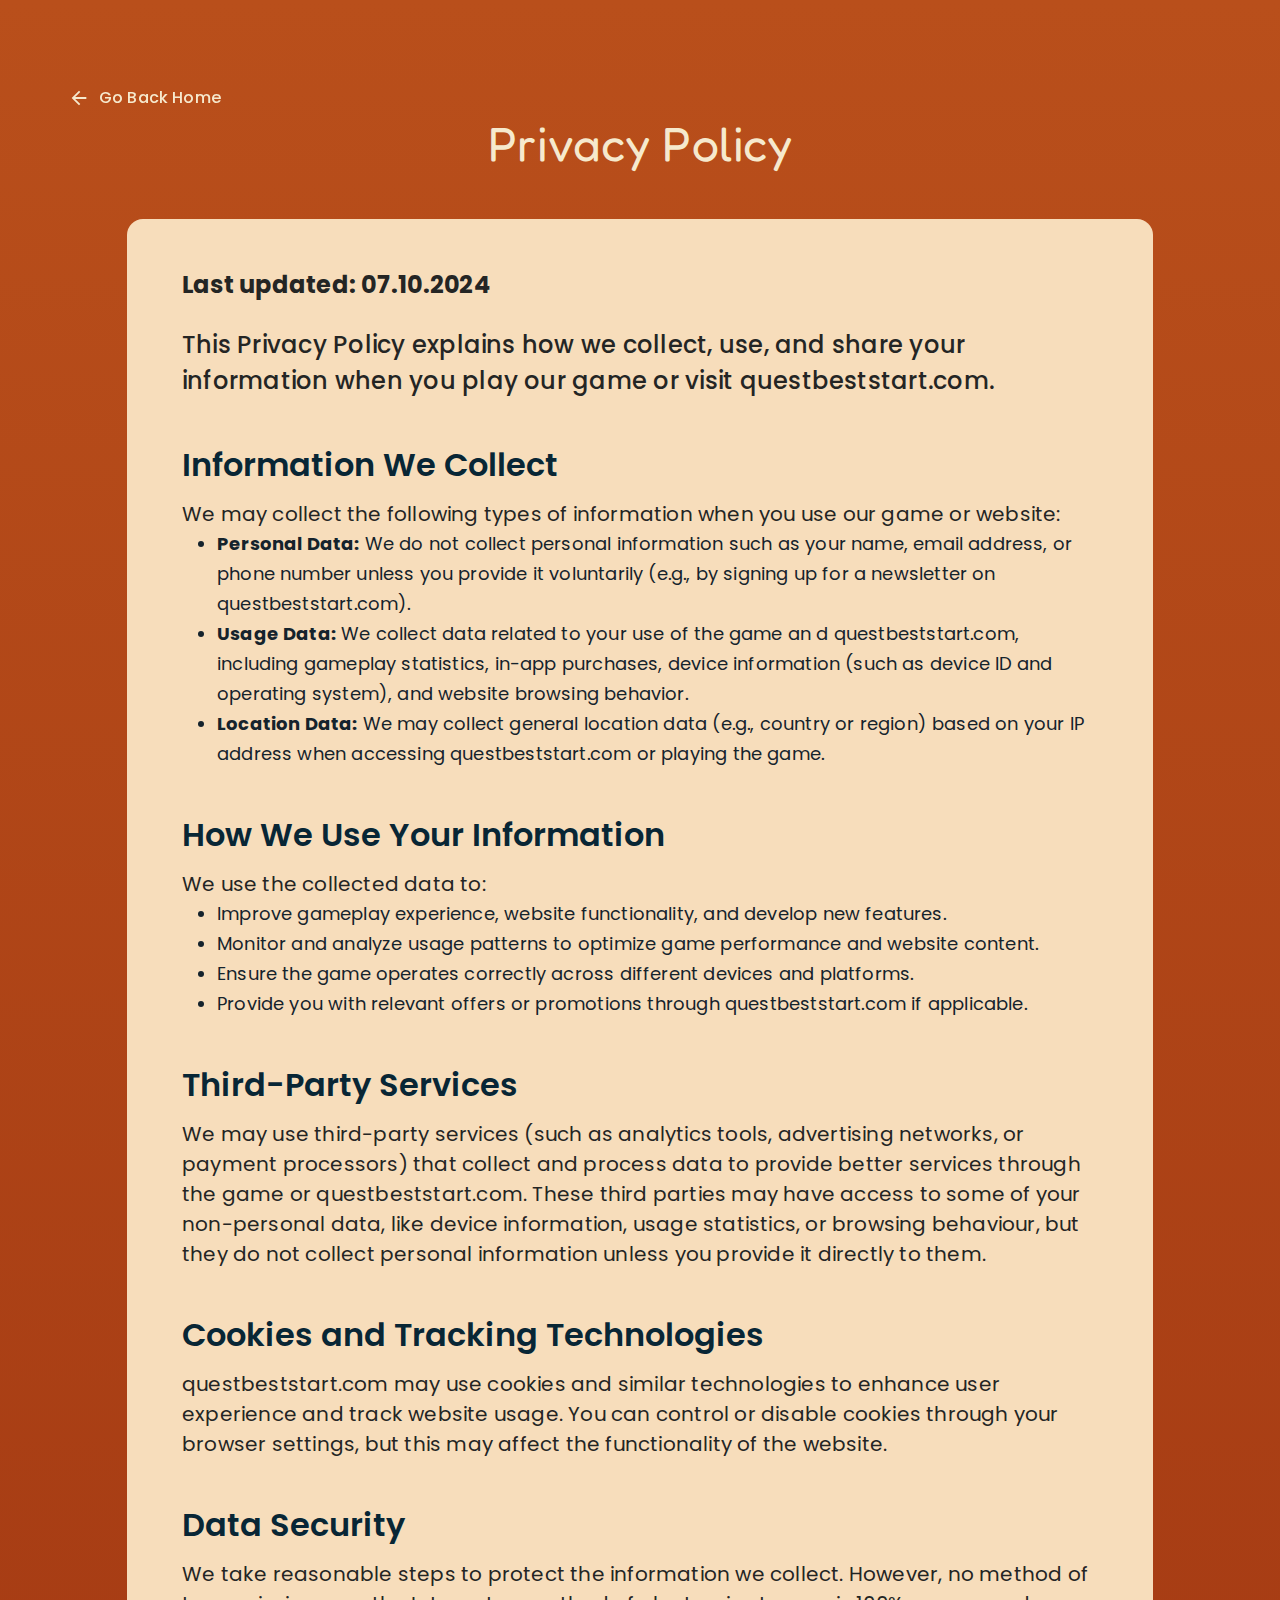
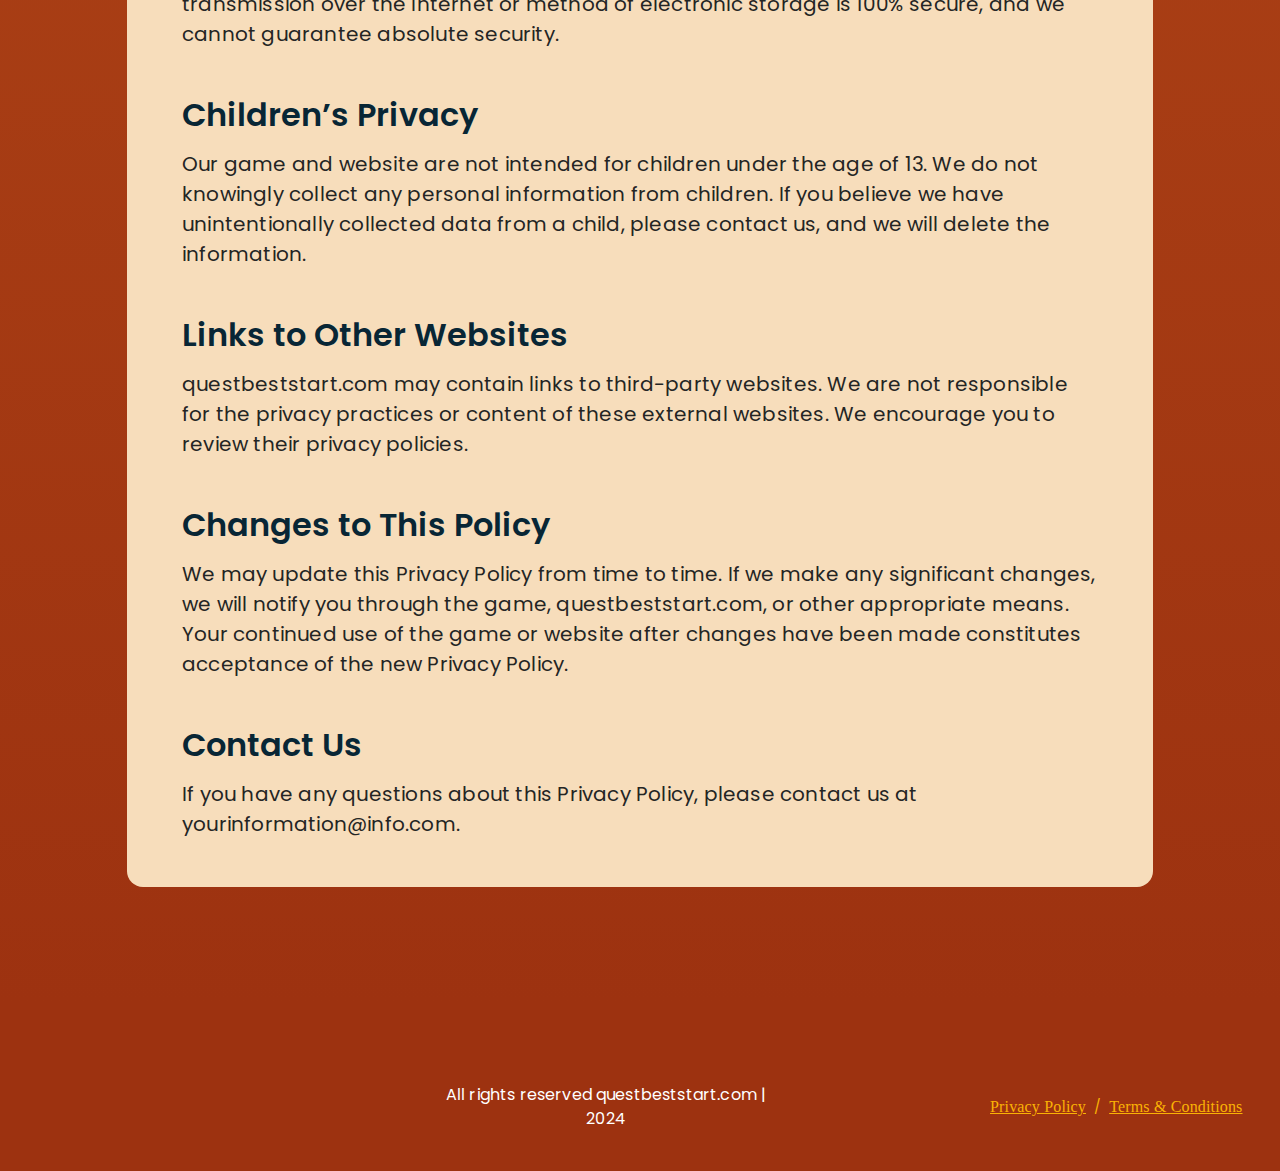
<file: policy.html>
<!DOCTYPE html>
<html lang="en">
  <head>
    <meta charset="UTF-8" />
    <meta name="viewport" content="width=device-width, initial-scale=1.0" />
    <title>Tile Island</title>
    <link rel="icon" href="img/favicon-500x500.png" />
    <link rel="stylesheet" type="text/css" href="slick/slick.css" />
    <link rel="stylesheet" href="css/main.css" />
    <link href="https://unpkg.com/aos@2.3.1/dist/aos.css" rel="stylesheet" />

    <link rel="preconnect" href="https://fonts.googleapis.com" />
    <link rel="preconnect" href="https://fonts.gstatic.com" crossorigin />
    <link
      href="https://fonts.googleapis.com/css2?family=Poppins:ital,wght@0,100;0,200;0,300;0,400;0,500;0,600;0,700;0,800;0,900;1,100;1,200;1,300;1,400;1,500;1,600;1,700;1,800;1,900&display=swap"
      rel="stylesheet"
    />
    <link rel="preconnect" href="https://fonts.googleapis.com" />
    <link rel="preconnect" href="https://fonts.gstatic.com" crossorigin />
    <link
      href="https://fonts.googleapis.com/css2?family=Luckiest+Guy&family=Quicksand:wght@300..700&display=swap"
      rel="stylesheet"
    />
    <link rel="preconnect" href="https://fonts.googleapis.com" />
    <link rel="preconnect" href="https://fonts.gstatic.com" crossorigin />
    <link
      href="https://fonts.googleapis.com/css2?family=Luckiest+Guy&display=swap"
      rel="stylesheet"
    />
  </head>

  <body class="back">
    <header class="header header-policy-terms">
      <div class="header-background"></div>
      <nav class="navigation container nav-policy-terms">
        <ul class="policy-terms-list nav-policy-terms">
          <li class="nav-policy-terms-item active">
            <svg class="header-icon-policy">
              <use href="./img/sprite.svg#icon-arrow-left"></use>
            </svg>
            <a href="/" class="navigation-link">Go Back Home</a>
          </li>
        </ul>
      </nav>
    </header>

    <main class="policy">
      <section>
        <h1 class="policy-terms-title">Privacy Policy</h1>
        <div class="policy-terms-container">
          <p class="policy-terms-text-top-one">Last updated: 07.10.2024</p>
          <p class="policy-terms-text-top-two">
            This Privacy Policy explains how we collect, use, and share your
            information when you play our game or visit questbeststart.com.
          </p>

          <h2 class="policy-terms-text text-bold">Information We Collect</h2>
          <p class="policy-terms-text-one">
            We may collect the following types of information when you use our
            game or website:
          </p>
          <ul class="terms-list">
            <li>
              <span class="terms-list-bold">Personal Data:</span>
              We do not collect personal information such as your name, email
              address, or phone number unless you provide it voluntarily (e.g.,
              by signing up for a newsletter on questbeststart.com).
            </li>
            <li>
              <span class="terms-list-bold">Usage Data:</span>
              We collect data related to your use of the game an d
              questbeststart.com, including gameplay statistics, in-app
              purchases, device information (such as device ID and operating
              system), and website browsing behavior.
            </li>
            <li>
              <span class="terms-list-bold">Location Data:</span>
              We may collect general location data (e.g., country or region)
              based on your IP address when accessing questbeststart.com or
              playing the game.
            </li>
          </ul>

          <h2 class="policy-terms-text text-bold">
            How We Use Your Information
          </h2>
          <p class="policy-terms-text-one">We use the collected data to:</p>
          <ul class="terms-list">
            <li>
              Improve gameplay experience, website functionality, and develop
              new features.
            </li>
            <li>
              Monitor and analyze usage patterns to optimize game performance
              and website content.
            </li>
            <li>
              Ensure the game operates correctly across different devices and
              platforms.
            </li>
            <li>
              Provide you with relevant offers or promotions through
              questbeststart.com if applicable.
            </li>
          </ul>

          <h2 class="policy-terms-text text-bold">Third-Party Services</h2>
          <p class="policy-terms-text-one">
            We may use third-party services (such as analytics tools,
            advertising networks, or payment processors) that collect and
            process data to provide better services through the game or
            questbeststart.com. These third parties may have access to some of
            your non-personal data, like device information, usage statistics,
            or browsing behaviour, but they do not collect personal information
            unless you provide it directly to them.
          </p>

          <h2 class="policy-terms-text text-bold">
            Cookies and Tracking Technologies
          </h2>
          <p class="policy-terms-text-one">
            questbeststart.com may use cookies and similar technologies to
            enhance user experience and track website usage. You can control or
            disable cookies through your browser settings, but this may affect
            the functionality of the website.
          </p>

          <h2 class="policy-terms-text text-bold">Data Security</h2>
          <p class="policy-terms-text-one">
            We take reasonable steps to protect the information we collect.
            However, no method of transmission over the Internet or method of
            electronic storage is 100% secure, and we cannot guarantee absolute
            security.
          </p>

          <h2 class="policy-terms-text text-bold">Children’s Privacy</h2>
          <p class="policy-terms-text-one">
            Our game and website are not intended for children under the age of
            13. We do not knowingly collect any personal information from
            children. If you believe we have unintentionally collected data from
            a child, please contact us, and we will delete the information.
          </p>

          <h2 class="policy-terms-text text-bold">Links to Other Websites</h2>
          <p class="policy-terms-text-one">
            questbeststart.com may contain links to third-party websites. We are
            not responsible for the privacy practices or content of these
            external websites. We encourage you to review their privacy
            policies.
          </p>

          <h2 class="policy-terms-text text-bold">Changes to This Policy</h2>
          <p class="policy-terms-text-one">
            We may update this Privacy Policy from time to time. If we make any
            significant changes, we will notify you through the game,
            questbeststart.com, or other appropriate means. Your continued use
            of the game or website after changes have been made constitutes
            acceptance of the new Privacy Policy.
          </p>

          <h2 class="policy-terms-text text-bold">Contact Us</h2>
          <p class="policy-terms-text-one">
            If you have any questions about this Privacy Policy, please contact
            us at
            <a href="mailto:yourinformation@pinfo.com" class="email-link"
              >yourinformation@info.com</a
            >.
          </p>
        </div>
      </section>
    </main>

    <footer class="footer">
      <div class="footer-container">
        <p class="footer-copyright">
          All rights reserved questbeststart.com | 2024
        </p>
        <div class="footer-wrapper">
          <a class="footer-text" href="policy.html">Privacy Policy</a>
          <a class="footer-texts"> / </a>
          <a class="footer-text" href="terms.html">Terms & Conditions</a>
        </div>
      </div>
    </footer>
    <script src="js/mobile-menu.js"></script>
  </body>
</html>
</file>
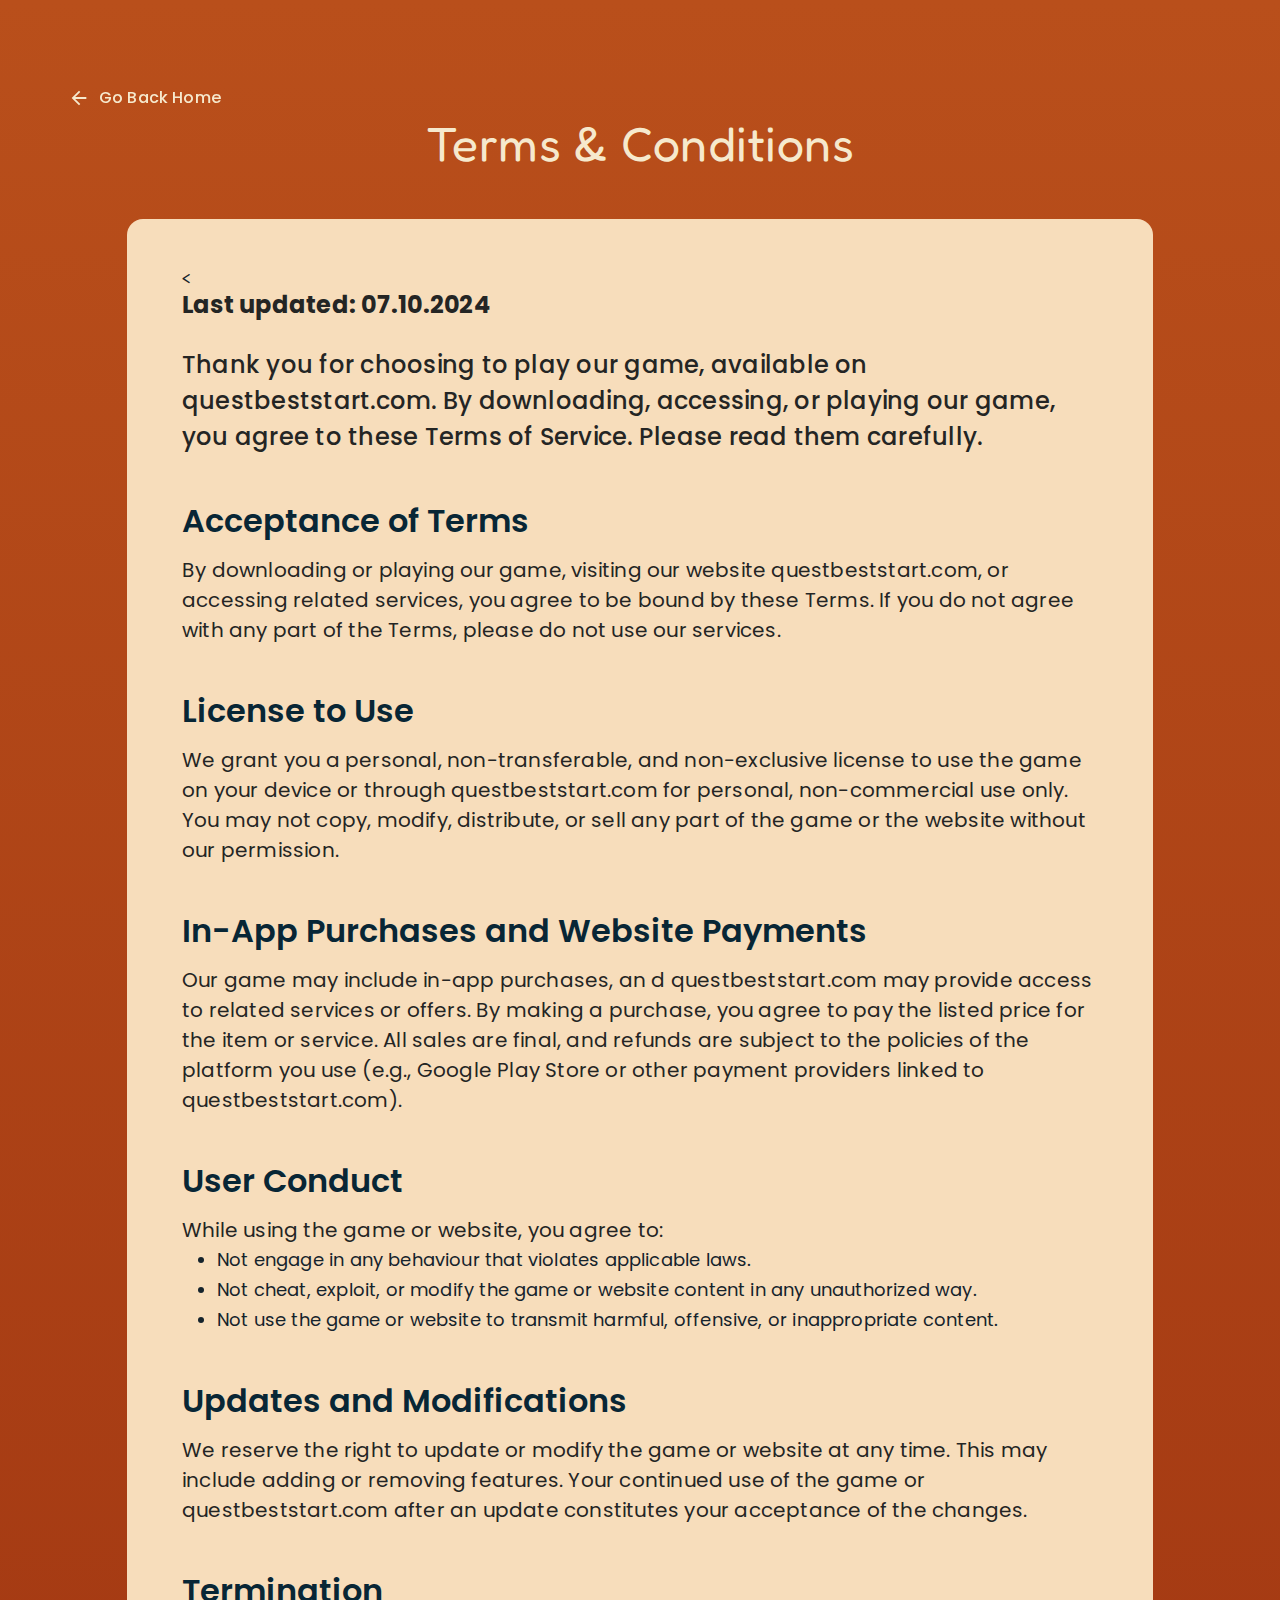
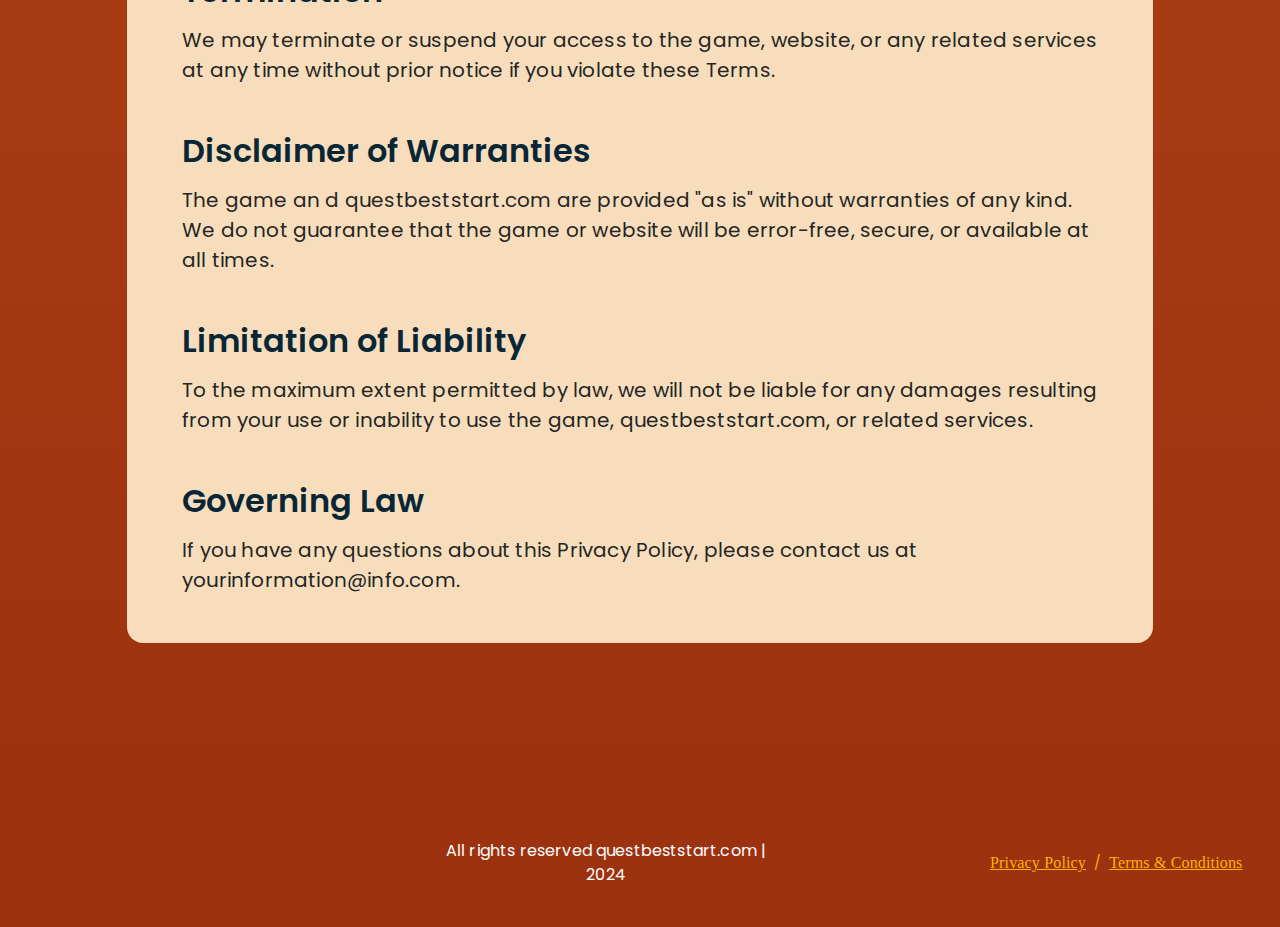
<file: terms.html>
<!DOCTYPE html>
<html lang="en">
  <head>
    <meta charset="UTF-8" />
    <meta name="viewport" content="width=device-width, initial-scale=1.0" />
    <title>Tile Island</title>
    <link rel="icon" href="img/favicon-500x500.png" />
    <link rel="stylesheet" type="text/css" href="slick/slick.css" />
    <link rel="stylesheet" href="css/main.css" />
    <link href="https://unpkg.com/aos@2.3.1/dist/aos.css" rel="stylesheet" />

    <link rel="preconnect" href="https://fonts.googleapis.com" />
    <link rel="preconnect" href="https://fonts.gstatic.com" crossorigin />
    <link
      href="https://fonts.googleapis.com/css2?family=Poppins:ital,wght@0,100;0,200;0,300;0,400;0,500;0,600;0,700;0,800;0,900;1,100;1,200;1,300;1,400;1,500;1,600;1,700;1,800;1,900&display=swap"
      rel="stylesheet"
    />
    <link rel="preconnect" href="https://fonts.googleapis.com" />
    <link rel="preconnect" href="https://fonts.gstatic.com" crossorigin />
    <link
      href="https://fonts.googleapis.com/css2?family=Luckiest+Guy&family=Quicksand:wght@300..700&display=swap"
      rel="stylesheet"
    />
    <link rel="preconnect" href="https://fonts.googleapis.com" />
    <link rel="preconnect" href="https://fonts.gstatic.com" crossorigin />
    <link
      href="https://fonts.googleapis.com/css2?family=Luckiest+Guy&display=swap"
      rel="stylesheet"
    />
  </head>

  <body class="back">
    <header class="header header-policy-terms">
      <div class="header__background"></div>
      <nav class="navigation container nav-policy-terms">
        <ul class="policy-terms-list nav-policy-terms">
          <li class="nav-policy-terms-item active">
            <svg class="header-icon-policy">
              <use href="./img/sprite.svg#icon-arrow-left"></use>
            </svg>
            <a href="/" class="navigation-link">Go Back Home</a>
          </li>
        </ul>
      </nav>
    </header>

    <main class="policy">
      <section>
        <h1 class="policy-terms-title">Terms & Conditions</h1>
        <div class="policy-terms-container">
          <
          <p class="policy-terms-text-top-one">Last updated: 07.10.2024</p>
          <p class="policy-terms-text-top-two">
            Thank you for choosing to play our game, available on
            questbeststart.com. By downloading, accessing, or playing our game,
            you agree to these Terms of Service. Please read them carefully.
          </p>

          <h2 class="policy-terms-text text-bold">Acceptance of Terms</h2>
          <ul class="policy-terms-text-one">
            <li>
              By downloading or playing our game, visiting our website
              questbeststart.com, or accessing related services, you agree to be
              bound by these Terms. If you do not agree with any part of the
              Terms, please do not use our services.
            </li>
          </ul>

          <h2 class="policy-terms-text text-bold">License to Use</h2>
          <ul class="policy-terms-text-one">
            <li>
              We grant you a personal, non-transferable, and non-exclusive
              license to use the game on your device or through
              questbeststart.com for personal, non-commercial use only. You may
              not copy, modify, distribute, or sell any part of the game or the
              website without our permission.
            </li>
          </ul>

          <h2 class="policy-terms-text text-bold">
            In-App Purchases and Website Payments
          </h2>
          <p class="policy-terms-text-one">
            Our game may include in-app purchases, an d questbeststart.com may
            provide access to related services or offers. By making a purchase,
            you agree to pay the listed price for the item or service. All sales
            are final, and refunds are subject to the policies of the platform
            you use (e.g., Google Play Store or other payment providers linked
            to questbeststart.com).
          </p>

          <h2 class="policy-terms-text text-bold">User Conduct</h2>

          <p class="policy-terms-text-one">
            While using the game or website, you agree to:
          </p>
          <ul class="terms-list">
            <li>Not engage in any behaviour that violates applicable laws.</li>
            <li>
              Not cheat, exploit, or modify the game or website content in any
              unauthorized way.
            </li>
            <li>
              Not use the game or website to transmit harmful, offensive, or
              inappropriate content.
            </li>
          </ul>

          <h2 class="policy-terms-text text-bold">Updates and Modifications</h2>
          <p class="policy-terms-text-one">
            We reserve the right to update or modify the game or website at any
            time. This may include adding or removing features. Your continued
            use of the game or questbeststart.com after an update constitutes
            your acceptance of the changes.
          </p>

          <h2 class="policy-terms-text text-bold">Termination</h2>
          <p class="policy-terms-text-one">
            We may terminate or suspend your access to the game, website, or any
            related services at any time without prior notice if you violate
            these Terms.
          </p>

          <h2 class="policy-terms-text text-bold">Disclaimer of Warranties</h2>
          <p class="policy-terms-text-one">
            The game an d questbeststart.com are provided "as is" without
            warranties of any kind. We do not guarantee that the game or website
            will be error-free, secure, or available at all times.
          </p>

          <h2 class="policy-terms-text text-bold">Limitation of Liability</h2>
          <p class="policy-terms-text-one">
            To the maximum extent permitted by law, we will not be liable for
            any damages resulting from your use or inability to use the game,
            questbeststart.com, or related services.
          </p>

          <h2 class="policy-terms-text text-bold">Governing Law</h2>
          <p class="policy-terms-text-one">
            If you have any questions about this Privacy Policy, please contact
            us at
            <a href="mailto:yourinformation@info.com" class="email-link"
              >yourinformation@info.com</a
            >.
          </p>
        </div>
      </section>
    </main>

    <footer class="footer">
      <div class="footer-container">
        <p class="footer-copyright">
          All rights reserved questbeststart.com | 2024
        </p>
        <div class="footer-wrapper">
          <a class="footer-text" href="policy.html">Privacy Policy</a>
          <a class="footer-texts"> / </a>
          <a class="footer-text" href="terms.html">Terms & Conditions</a>
        </div>
      </div>
    </footer>
    <script src="js/mobile-menu.js"></script>
  </body>
</html>
</file>
<file: css/main.css>
@import url("https://fonts.googleapis.com/css2?family=Fredoka:wght@300..700&family=Mali:ital,wght@0,200;0,300;0,400;0,500;0,600;0,700;1,200;1,300;1,400;1,500;1,600;1,700&family=Manrope:wght@200..800&family=Rajdhani:wght@300;400;500;600;700&display=swap");

@import url("https://fonts.googleapis.com/css2?family=Fredoka:wght@300..700&display=swap");

:root {
  --text-color: rgba(21, 35, 44, 1);
  --secondary-color: rgba(211, 37, 35, 1);

  --bg-color: #ffffff;
}

* {
  -webkit-box-sizing: border-box;
  box-sizing: border-box;
}

html {
  scroll-behavior: smooth;
}

body {
  font-family: "Fredoka", sans-serif;
  color: var(--text-color);
  margin: 0;
}

h1,
h2,
h3,
h4,
h5,
h6,
p {
  margin: 0;
}

ul,
ol {
  margin: 0;
  padding: 0;
  list-style: none;
}

img {
  display: block;
  max-width: 100%;
  height: auto;
}

.list {
  list-style: none;
}

button,
a {
  cursor: pointer;
}

.visually-hidden {
  position: absolute;
  width: 1px;
  height: 1px;
  margin: -1px;
  border: 0;
  padding: 0;

  white-space: nowrap;
  clip-path: inset(100%);
  clip: rect(0 0 0 0);
  overflow: hidden;
}

.button {
  display: -webkit-box;
  display: -ms-flexbox;
  display: flex;
  -webkit-box-align: center;
  -ms-flex-align: center;
  align-items: center;
  width: 35px;
  height: 35px;
  border-radius: 50%;
  background-color: #fe34a0;
  border: none;
  -webkit-transition: scale 0.3s ease;
  transition: scale 0.3s ease;
  -webkit-box-shadow: 0px 4px 0px 0px #64069d;
  box-shadow: 0px 4px 0px 0px #64069d;
}
.button:hover {
  scale: 120%;
}

.icon {
  width: 36px;
  height: 28.56px;
}

@media (min-width: 1200px) {
  .padding--responsive {
    padding: 88px;
  }
}

.header {
  position: fixed;
  width: 100%;
  z-index: 5;
  -webkit-transition: background-color 0.3s ease;
  transition: background-color 0.3s ease;
  background-color: transparent;
}
.header__background {
  position: absolute;
  top: 0;
  right: 0;
  bottom: 0;
  left: 100%;

  z-index: -1;
  -webkit-transition: left 0.3s ease;
  transition: left 0.3s ease;
}
.header-background {
  position: absolute;
  top: 0;
  right: 0;
  bottom: 0;
  left: 100%;

  z-index: -1;
  -webkit-transition: left 0.3s ease;
  transition: left 0.3s ease;
}
.header.is-open .header__background {
  left: 0;
}
.header__button-wrapper {
  margin-left: auto;
}
.header__icon {
  display: none;
}
.header-icon-policy {
  width: 40px;
  height: 40px;
  padding: 7px 9px;
  fill: #f6e9cd;
}
.header__icon-button {
  display: -webkit-box;
  display: -ms-flexbox;
  display: flex;
  background-color: transparent;
  border: none;
  border-radius: 50%;
}

.header__icon--menu {
  display: block;
}

.header__icon-button.is-open .header__icon--menu {
  display: none;
}

.header__icon-button.is-open .header__icon--close {
  display: block;
}

.policy-terms-navigation {
  display: -webkit-box;
  display: -ms-flexbox;
  display: flex;
  -webkit-box-orient: vertical;
  -webkit-box-direction: normal;
  -ms-flex-direction: row;
  flex-direction: row;
  -webkit-box-align: center;
  -ms-flex-align: center;
  align-items: start;
  -webkit-box-flex: 1;
  -ms-flex: 1;
  flex: 1;
  padding: 27px 35px 19px;
  position: relative;
}
.policy-terms-list {
  position: static;
  flex: 1;
}

.header {
  height: 100px;
  display: flex;
}

.nav-policy-terms-item {
  display: flex;
  flex-direction: row;
}
.navigation-link {
  position: relative;
  text-decoration: none;
  font-family: Poppins;
  font-size: 16px;
  font-weight: 500;
  line-height: 24px;
  letter-spacing: 0.01em;
  text-align: end;
  padding: 0;
  color: #f6e9cd;
  padding-top: 8px;
}
.navigation-link:hover,
.navigation-link:focus,
.navigation-link:active {
  color: #fab204;
}

.header {
  position: fixed;
  width: 100%;
  z-index: 5;
  -webkit-transition: background-color 0.3s ease;
  transition: background-color 0.3s ease;
  background-color: transparent;
}
.header__background {
  position: absolute;
  top: 0;
  right: 0;
  bottom: 0;
  left: 100%;
  background-color: rgba(242, 242, 254, 1);
  z-index: -1;
  -webkit-transition: left 0.3s ease;
  transition: left 0.3s ease;
}
.header.is-open .header__background {
  left: 0;
}
.header__button-wrapper {
  margin-right: auto;
  display: flex;
  align-items: center;
  justify-content: end;
}
.header__icon {
  display: none;
}
.header__icon-button {
  display: -webkit-box;
  display: -ms-flexbox;
  display: flex;
  background-color: transparent;
  border: none;
  border-radius: 50%;
}

.header__icon--menu {
  display: block;
}

.header__icon-button.is-open .header__icon--menu {
  display: none;
}

.header__icon-button.is-open .header__icon--close {
  display: block;
}
.close {
  width: 40px;
  height: 40px;
  fill: rgba(255, 255, 255, 1);
}

.header__icon-button.is-open + .navigation__list {
  background: rgba(54, 56, 92, 1);
}

.navigation.is-open {
  background: rgba(54, 56, 92, 1);
}

.navigation {
  display: -ms-flexbox;
  -webkit-box-orient: vertical;
  -webkit-box-direction: normal;
  -ms-flex-direction: column;
  flex-direction: column;
  -webkit-box-align: center;
  -ms-flex-align: center;
  align-items: center;
  -webkit-box-flex: 1;
  -ms-flex: 1;
  flex: 1;
  padding: 27px 35px 19px;
  position: relative;
}
.navigation.is-open {
  background: #b94f1b;
}

.navigation__list {
  display: -webkit-box;
  display: -ms-flexbox;
  display: flex;
  -webkit-box-orient: vertical;
  -webkit-box-direction: normal;
  -ms-flex-direction: column;
  flex-direction: column;
  -webkit-box-align: start;
  -ms-flex-align: start;
  align-items: start;
  gap: 36px;
  padding: 48px;
  top: 130px;
  border-radius: 0px 0px 20px 20px;
  position: absolute;
  top: 100%;
  right: -100%;
  width: 100%;
  height: 100vh;
  -webkit-transition: 0.3s;
  transition: 0.3s;
  z-index: 999;
  background: linear-gradient(180deg, #b94f1b 0%, #9d3210 100%);
}
.navigation__list.is-open {
  right: 0;
}
.navigation__link {
  position: relative;
  text-decoration: none;
  -webkit-transition: all 0.1s ease;
  transition: all 0.1s ease;
  padding: 4px 16px;

  font-family: Poppins;
  font-size: 22px;
  font-weight: 500;
  line-height: 36px;
  letter-spacing: 0.01em;
  text-align: left;

  color: rgba(255, 255, 255, 0.8);
}
.navigation__link:hover,
.navigation__link:focus {
  font-size: 20px;
  font-weight: 900;
  line-height: 40px;
  text-align: center;
  color: #fab204;
}

.header.is-open {
  background-color: transparent;
}

@media screen and (min-width: 1200px) {
  .header {
    background: #f1dbd1;

    padding: 8px 24px 8px 24px;
    gap: 8px;
    border-radius: 999px;
    margin: 48px auto;
    display: flex;
    justify-content: center;
    align-items: center;
    width: 100%;
  }
  .header-policy-terms {
    background-color: transparent;
  }
  .header {
    height: 100px;
    display: flex;
  }
  .navigation__item-desk {
    display: none;
  }
  .header__icon-button {
    display: none;
  }
  .header__button-wrapper {
    width: auto;
    -webkit-box-pack: end;
    -ms-flex-pack: end;
    justify-content: flex-end;
  }
  .navigation {
    display: flex;
    -webkit-box-orient: horizontal;
    -webkit-box-direction: normal;
    -ms-flex-direction: row;
    flex-direction: row;
    -webkit-box-pack: justify;
    -ms-flex-pack: justify;
    -webkit-box-align: center;
    -ms-flex-align: center;
    -webkit-box-flex: 1;
    -ms-flex: 1;
    flex: 1;
    padding-block: 20px;
    align-items: center;
    justify-content: center;
  }
  .navigation__list {
    background-color: transparent;
    -webkit-box-orient: horizontal;
    -webkit-box-direction: normal;
    -ms-flex-direction: row;
    flex-direction: row;
    -webkit-box-pack: center;
    -ms-flex-pack: center;
    justify-content: start;
    position: static;
    -webkit-box-align: center;
    -ms-flex-align: center;
    align-items: center;
    width: auto;
    padding-block: 0;
    -webkit-box-flex: 1;
    -ms-flex: 1;
    flex: 1;
    gap: 50px;
    height: 100px;
    margin: 48px auto;
    display: flex;
    justify-content: center;
    align-items: center;
    background: transparent;
  }
  .navigation__link {
    font-weight: 400;
    font-size: 18px;
    line-height: 28px;
    max-width: 200px;
    padding: 0%;
    height: 14px;
    color: rgba(29, 19, 70, 1);
  }
}

.main {
  background: linear-gradient(180deg, #0492bf 0%, #bee6ff 30%, #fff6e0 100%);
}
.home {
  background-repeat: no-repeat;
  background-size: cover;
  background-position: center;

  width: 375px;
  height: 780px;
  margin: auto;

  background-image: url("/img/hero/Section-1-Hero.png");
}
.home__wrapper {
  position: relative;
  z-index: 3;
  display: -webkit-box;
  display: -ms-flexbox;
  display: flex;
  -webkit-box-orient: vertical;
  -webkit-box-direction: normal;
  -ms-flex-direction: column;
  flex-direction: column;
  -webkit-box-align: center;
  -ms-flex-align: center;
  align-items: center;
}
.home__container-top {
  display: -webkit-box;
  display: -ms-flexbox;
  display: flex;
  -webkit-box-orient: vertical;
  -webkit-box-direction: normal;
  -ms-flex-direction: column;
  flex-direction: column;
  align-items: center;
  margin-top: 670px;
}

.home__google-button_link {
  display: inline-block;
  max-width: 312px;
  -webkit-transition: -webkit-transform 0.3s ease;
  transition: -webkit-transform 0.3s ease;
  transition: transform 0.3s ease;
  transition: transform 0.3s ease, -webkit-transform 0.3s ease;
  border-radius: 12px;
  -webkit-animation: pulse 2s infinite;
  animation: pulse 2s infinite;
  width: 264px;
  height: 66px;
  margin-top: -100px;
}
.home-image {
  display: none;
}

@media screen and (min-width: 1200px) {
  .home {
    margin: auto;
    width: auto;
    height: 980px;
    gap: 0px;
    opacity: 0px;

    background-image: url("/img/hero/Section-1-Hero\ \(1\).png");
  }

  .home__google-button_link {
    width: 300px;
    height: 86px;
    margin: auto;
    margin-top: 80px;
  }
}

.description {
  padding: 56px 16px;
  background: linear-gradient(180deg, #0492bf 0%, #bee6ff 30%, #fff6e0 100%);
}
.description-container {
  margin: auto;
  width: 343px;
  height: 254px;
  padding: 8px 8px 16px 8px;
  border-radius: 16px;
  margin-bottom: 46px;
  background: linear-gradient(180deg, #b94f1b 0%, #9d3210 100%);
}
.description-title {
  font-size: 24px;
  font-weight: 400;
  line-height: 36px;
  text-align: center;
  text-underline-position: from-font;
  text-decoration-skip-ink: none;
  padding: 0 0 8px 0;
  color: #f6e9cd;
  text-shadow: 0px 4px 4px #00000040;
}
.description-image {
  margin: auto;
  width: 327px;
  height: 186px;
  border-radius: 8px;
}
.description-container-text {
  margin: auto;
  display: flex;
  flex-direction: column;
  gap: 32px;
  width: 343px;
}
.description-text {
  font-family: Poppins;
  font-size: 20px;
  font-weight: 400;
  line-height: 36px;
  letter-spacing: 0.01em;
  text-align: left;
  text-underline-position: from-font;
  text-decoration-skip-ink: none;
}
.description-text-bold {
  font-family: Poppins;
  font-size: 20px;
  font-weight: 500;
  line-height: 36px;
  letter-spacing: 0.01em;
  text-align: left;
  text-underline-position: from-font;
  text-decoration-skip-ink: none;
}
@media screen and (min-width: 1200px) {
  .description {
    padding: 80px auto;
    background: linear-gradient(180deg, #0492bf 0%, #bee6ff 30%, #fff6e0 100%);
  }
  .description-container {
    margin: auto;
    width: 966px;
    height: 694px;
    padding: 28px 48px 40px 48px;
    border-radius: 40px;
    margin-bottom: 64px;
    background: linear-gradient(180deg, #b94f1b 0%, #9d3210 100%);
  }
  .description-title {
    font-size: 48px;
    font-weight: 400;
    line-height: 72px;
    letter-spacing: 0.01em;
    text-align: center;
    text-underline-position: from-font;
    text-decoration-skip-ink: none;

    padding: 0 0 30px 0;
    color: #f6e9cd;
    text-shadow: 0px 4px 4px #00000040;
  }
  .description-image {
    margin: auto;
    width: 870px;
    height: 524px;
    border-radius: 32px;
  }
  .description-container-text {
    width: 856px;
  }
  .description-text {
    font-family: Poppins;
    font-size: 24px;
    font-weight: 400;
    line-height: 44px;
    letter-spacing: 0.01em;
    text-align: left;
    text-underline-position: from-font;
    text-decoration-skip-ink: none;
  }
  .description-text-bold {
    font-family: Poppins;
    font-size: 28px;
    font-weight: 500;
    line-height: 44px;
    letter-spacing: 0.01em;
    text-align: left;
    text-underline-position: from-font;
    text-decoration-skip-ink: none;
  }
}

.features {
  padding: 50px 0;
  background: linear-gradient(180deg, #fff6e0 0%, #fdeec6 100%);
}
.features-text-container {
  display: flex;
  padding: 0 0 32px;
  width: 343px;
  margin: auto;
  gap: 8px;
}
.features-text-container-two {
  flex-direction: row-reverse;
}
.features-img {
  width: 64px;
  height: 64px;
}
.features-text {
  font-family: Poppins;
  font-size: 18px;
  font-weight: 400;
  line-height: 30px;
  letter-spacing: 0.01em;
  text-align: left;
  text-underline-position: from-font;
  text-decoration-skip-ink: none;
}
.features-text-bold {
  font-family: Poppins;
  font-size: 20px;
  font-weight: 700;
  line-height: 36px;
  letter-spacing: 0.01em;
  text-align: left;
  text-underline-position: from-font;
  text-decoration-skip-ink: none;
}

@media screen and (min-width: 1200px) {
  .features {
    padding: 80px auto;
    background: linear-gradient(180deg, #fff6e0 0%, #fdeec6 100%);
  }
  .features-text-container {
    display: flex;
    padding: 0 0 48px;
    width: 856px;
    margin: auto;
    gap: 24px;
  }
  .features-img {
    width: 100px;
    height: 100px;
  }
  .features-text {
    font-family: Poppins;
    font-size: 22px;
    font-weight: 400;
    line-height: 36px;
    letter-spacing: 0.01em;
    text-align: left;
    text-underline-position: from-font;
    text-decoration-skip-ink: none;
  }
  .features-text-bold {
    font-family: Poppins;
    font-size: 24px;
    font-weight: 700;
    line-height: 44px;
    letter-spacing: 0.01em;
    text-align: left;
    text-underline-position: from-font;
    text-decoration-skip-ink: none;
  }
}
.play {
  background: #fdeec6;
  padding: 50px 0;
}
.play-text-container {
  display: flex;
  gap: 16px;
  width: 343px;
  margin: auto;
  justify-content: center;
  align-items: center;
  padding: 0 0 32px;
}
.play-img {
  width: 40px;
  height: 50px;
}
.play-text {
  font-family: Poppins;
  font-size: 18px;
  font-weight: 400;
  line-height: 30px;
  letter-spacing: 0.01em;
  text-align: left;
  text-underline-position: from-font;
  text-decoration-skip-ink: none;
}
.play-text-bold {
  font-family: Poppins;
  font-size: 22px;
  font-weight: 700;
  line-height: 36px;
  letter-spacing: 0.01em;
  text-align: left;
  text-underline-position: from-font;
  text-decoration-skip-ink: none;
}

@media screen and (min-width: 1200px) {
  .play {
    background: #fdeec6;
  }
  .play-text-container {
    display: flex;
    gap: 24px;
    width: 856px;
    margin: auto;
    justify-content: center;
    align-items: center;
    padding: 0 0 48px;
  }
  .play-img {
    width: 80px;
    height: 100px;
  }
  .play-text {
    font-family: Poppins;
    font-size: 22px;
    font-weight: 400;
    line-height: 36px;
    letter-spacing: 0.01em;
    text-align: left;
    text-underline-position: from-font;
    text-decoration-skip-ink: none;
  }
  .play-text-bold {
    font-family: Poppins;
    font-size: 24px;
    font-weight: 700;
    line-height: 44px;
    letter-spacing: 0.01em;
    text-align: left;
    text-underline-position: from-font;
    text-decoration-skip-ink: none;
  }
}

.faq {
  background: #fdeec6;
  padding: 56px 15px;
}
.faq-container {
  width: 343px;

  background: linear-gradient(180deg, #b94f1b 0%, #9d3210 100%);
  padding: 8px;
  border-radius: 16px;
  margin: auto;
}
.faq-title {
  margin: auto;
  padding-bottom: 40px;
}
.faq-list {
  padding: 8px 8px 16px 8px;
  gap: 10px;
  border-radius: 8px;
  background: #f7ddbb;
}
.faq-item {
  padding: 16px;
  background: #fff3eb;

  border-radius: 10px;
  margin-bottom: 10px;
  position: relative;
  max-width: 700px;
  font-family: Arial, sans-serif;
}

.faq-question {
  display: flex;
  justify-content: space-between;
  align-items: center;
  cursor: pointer;
  font-family: Poppins;
  font-size: 18px;
  font-weight: 500;
  line-height: 30px;
  text-align: left;
  color: #030302;
}

.toggle-button {
  background: none;
  border: none;
  font-size: 24px;
  color: #8b5e3c;
  cursor: pointer;
}

.faq-answer {
  display: none;
  margin-top: 10px;
  font-family: Poppins;
  font-size: 18px;
  font-weight: 400;
  line-height: 30px;
  letter-spacing: 0.01em;
  text-align: left;
  color: #030302;
}
@media screen and (min-width: 1200px) {
  .faq-container {
    width: 966px;

    border-radius: 40px;

    background: linear-gradient(180deg, #b94f1b 0%, #9d3210 100%);
    padding: 48px;

    margin: auto;
  }
  .faq-title {
    margin: auto;
    padding-bottom: 40px;
  }
  .faq-list {
    padding: 0;
    gap: 10px;

    background: #f7ddbb;
    width: 822px;

    padding: 32px 0px;
    border-radius: 32px;
    margin: auto;
    width: 870px;
  }
  .faq-item {
    background: #fff3eb;

    border-radius: 10px;
    margin-bottom: 10px;
    position: relative;

    width: auto;
    font-family: Arial, sans-serif;
    margin: auto;

    gap: 16px;
    border-radius: 24px;
    width: 822px;
    padding-bottom: 16px;
    margin: 16px auto;
  }
}

.gallery {
  background: linear-gradient(180deg, #b94f1b 0%, #9d3210 100%);
  padding-top: 56px;
}

.gallery__image {
  width: 267.75px;
  height: 476px;
  border-radius: 8px;
  padding: 0 10px;
}
.gallery__list {
  padding: 8px;
  gap: 0px;
  border-radius: 16px;
  background-color: #f7ddbb;
}
.gallery-title {
  margin: auto;
}
.slick-prev:before {
  display: none;
}
.slick-next:before {
  display: none;
}
.slick-dots li.slick-active button:before {
  opacity: 0.75;
  color: #ffffff;
}

.gallery__container {
  display: flex;
  justify-content: center;
  align-items: center;
  margin: auto;
  width: 370px;
}
.gallery__list {
  max-width: 350px;
}
@media screen and (min-width: 1200px) {
  .gallery__list {
    max-width: 1100px;
  }
}
@media screen and (min-width: 1440px) {
  .gallery__list {
    max-width: 1296px;
  }
}

@media screen and (min-width: 1200px) {
  .gallery {
    padding-top: 41px;
    padding-bottom: 65px;
  }
  .gallery-title {
    margin: auto;
    width: 174px;
    height: 72px;
  }
  .gallery__container {
    display: -webkit-box;
    display: -ms-flexbox;
    display: flex;
    -webkit-box-align: center;
    -ms-flex-align: center;
    align-items: center;
    -webkit-box-pack: center;
    -ms-flex-pack: center;
    justify-content: center;
    gap: 40px;
  }
  .gallery__image {
    width: 405px;
    height: 720px;
    border-radius: 8px;
  }

  .gallery-button-container {
    margin-top: 59px;
  }
}

.footer {
  background: #9d3210;
}
.footer-container {
  display: flex;
  flex-direction: column;
  justify-content: center;
  align-items: center;
  padding: 40px 37.5px 32px;
  gap: 32px;
}
.footer-wrapper {
  display: flex;
  flex-direction: row;
  justify-content: center;
  align-items: center;
  text-align: center;
}
.footer-text {
  font-family: Poppins;
  font-size: 14px;
  font-weight: 400;
  line-height: 24px;
  letter-spacing: 0.01em;
  text-align: left;
  color: #fab204;

  text-align: center;

  row-gap: 8px;
}
.footer-texts {
  padding: 0 8px;
  color: #fab204;
  font-family: Poppins;
  font-size: 14px;
  font-weight: 400;
  line-height: 24px;
  letter-spacing: 0.01em;
  text-align: left;
}
.footer-copyright {
  color: rgba(255, 255, 255, 1);
  font-family: Poppins;
  font-size: 14px;
  font-weight: 400;
  line-height: 24px;
  letter-spacing: 0.01em;
  text-align: center;
  width: 190px;
}

@media screen and (min-width: 1200px) {
  .footer-container {
    display: flex;
    flex-direction: row;
    justify-content: end;
    align-items: center;
    padding: 80px 37.5px 40px;
    gap: 32px;
  }
  .footer-wrapper {
    display: flex;
    flex-direction: row;
    justify-content: center;
    align-items: center;
  }
  .footer-copyright {
    font-family: Poppins;
    font-size: 16px;
    font-weight: 400;
    line-height: 24px;
    letter-spacing: 0.01em;
    text-align: center;
    margin-right: 171px;
    width: 362px;
  }
  .footer-text {
    font-family: Inter;
    font-size: 16px;
    font-weight: 400;
    line-height: 24px;
    letter-spacing: 0.01em;
    text-align: left;
  }
}

.policy {
  display: -webkit-box;
  display: -ms-flexbox;
  display: flex;
  -webkit-box-orient: vertical;
  -webkit-box-direction: normal;
  -ms-flex-direction: column;
  flex-direction: column;
  align-items: start;
  padding: 107px 0 76px;

  background: linear-gradient(180deg, #b94f1b 0%, #9d3210 100%);
}
.policy-terms-container {
  padding: 24px 16px 32px 16px;
  gap: 10px;
  border-radius: 32px;
  background: #f7ddbb;
  margin: 40px 0;
}
.policy-terms-title {
  font-size: 24px;
  font-weight: 400;
  line-height: 36px;
  letter-spacing: 0.01em;
  text-align: center;
  text-underline-position: from-font;
  text-decoration-skip-ink: none;
  color: #f6e9cd;
}

.policy-terms-text-top-one {
  font-family: Poppins;
  font-size: 20px;
  font-weight: 700;
  line-height: 30px;
  letter-spacing: 0.01em;
  text-align: left;
  text-underline-position: from-font;
  text-decoration-skip-ink: none;

  padding-bottom: 16px;
  color: #242524;
}
.policy-terms-text-top-two {
  font-family: Poppins;
  font-size: 20px;
  font-weight: 500;
  line-height: 30px;
  letter-spacing: 0.01em;
  text-align: left;
  text-underline-position: from-font;
  text-decoration-skip-ink: none;
  color: #242524;
}
.policy-terms-text {
  font-family: Poppins;
  font-size: 24px;
  font-weight: 600;
  line-height: 36px;
  text-align: left;
  text-underline-position: from-font;
  text-decoration-skip-ink: none;
  color: #242524;
  padding-top: 48px;
  padding-bottom: 16px;
}

.policy-terms-text-one {
  font-family: Poppins;
  font-size: 18px;
  font-weight: 400;
  line-height: 30px;
  letter-spacing: 0.01em;
  text-align: left;
  text-underline-position: from-font;
  text-decoration-skip-ink: none;

  color: #242524;
}

.terms-list {
  list-style-type: disc;
  font-family: Poppins;
  font-size: 18px;
  font-weight: 400;
  line-height: 30px;
  letter-spacing: 0.01em;
  text-align: left;

  padding-left: 35px;
}
.terms-list-bold {
  font-weight: 700;
}

.email-link {
  color: inherit;
  text-decoration: none;
}

@media screen and (min-width: 1200px) {
  .policy {
    padding: 107px 127px 76px;
  }
  .policy-terms-container {
    padding: 48px 55px;
    gap: 10px;
    border-radius: 16px;
    background: #f7ddbb;
    margin: 40px 0;
  }
  .policy-terms-title {
    font-size: 48px;
    font-weight: 400;
    line-height: 72px;
    letter-spacing: 0.01em;
    text-align: center;
    text-underline-position: from-font;
    text-decoration-skip-ink: none;
  }

  .policy-terms-text-top-one {
    font-family: Poppins;
    font-size: 24px;
    font-weight: 700;
    line-height: 36px;
    letter-spacing: 0.01em;
    text-align: left;
    text-underline-position: from-font;
    text-decoration-skip-ink: none;

    padding-bottom: 24px;
    color: #242524;
  }
  .policy-terms-text-top-two {
    font-family: Poppins;
    font-size: 24px;
    font-weight: 500;
    line-height: 36px;
    letter-spacing: 0.01em;
    text-align: left;
    text-underline-position: from-font;
    text-decoration-skip-ink: none;

    color: #242524;
  }
  .policy-terms-text {
    font-size: 32px;
    font-weight: 600;
    line-height: 36px;
    text-align: left;
    text-underline-position: from-font;
    text-decoration-skip-ink: none;

    color: #082635;

    padding-top: 48px;
    padding-bottom: 16px;
  }

  .policy-terms-text-one {
    font-family: Poppins;
    font-size: 20px;
    font-weight: 400;
    line-height: 30px;
    letter-spacing: 0.01em;
    text-align: left;
    text-underline-position: from-font;
    text-decoration-skip-ink: none;

    color: #242524;
  }

  .terms-list {
    list-style-type: disc;
    font-family: Poppins;
    font-size: 18px;
    font-weight: 400;
    line-height: 30px;
    letter-spacing: 0.01em;
    text-align: left;

    padding-left: 35px;
  }
  .terms-list-bold {
    font-weight: 700;
  }
}
</file>
